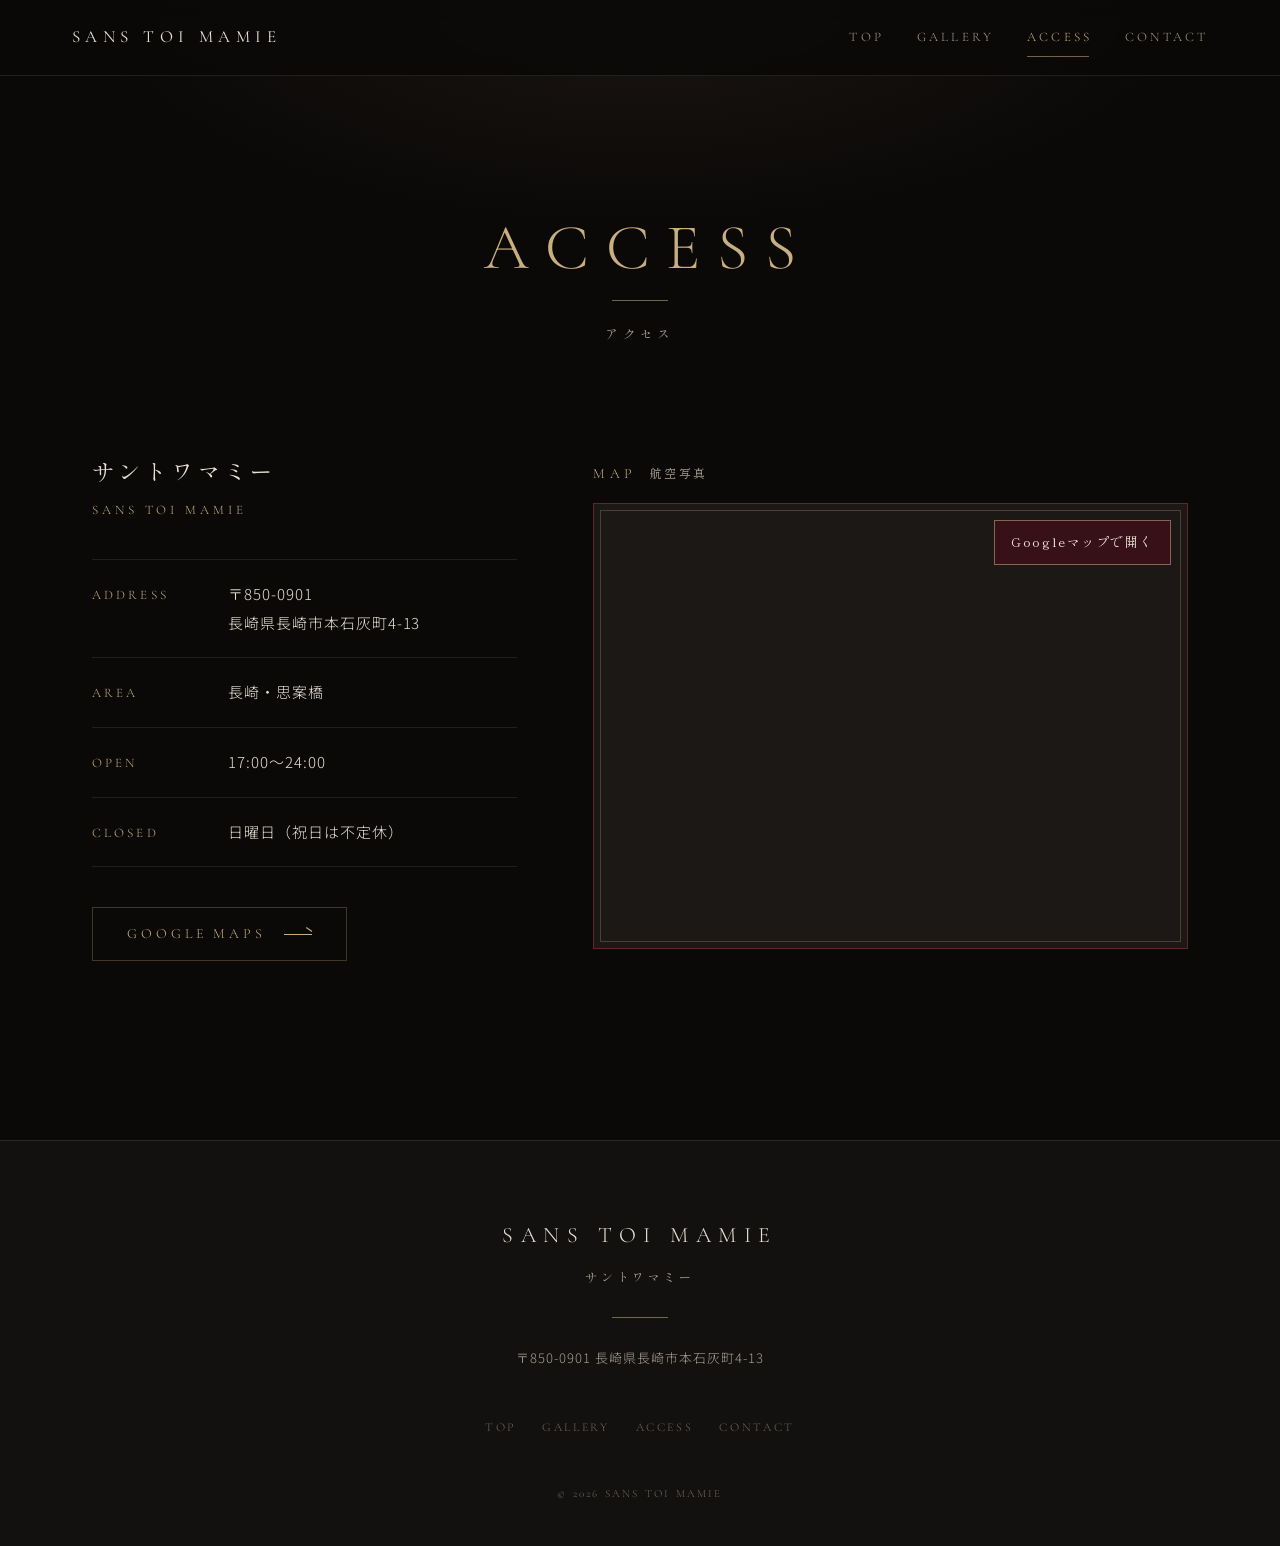
<file: access.html>
<!DOCTYPE html>
<html lang="ja">
<head>
  <meta charset="UTF-8">
  <meta name="viewport" content="width=device-width, initial-scale=1, viewport-fit=cover">
  <title>アクセス・地図｜サントワマミー（長崎市本石灰町・思案橋のスナック）</title>
  <meta name="description" content="長崎市・思案橋のスナック「サントワマミー」へのアクセス。所在地は〒850-0901 長崎県長崎市本石灰町4-13。営業時間17:00〜24:00、定休日は日曜日（祝日は不定休）。Googleマップ（航空写真）で場所をご確認いただけます。">
  <link rel="canonical" href="https://rn-lemon.vercel.app/access.html">
  <meta property="og:type" content="website">
  <meta property="og:site_name" content="サントワマミー（SANS TOI MAMIE）">
  <meta property="og:title" content="アクセス・地図｜サントワマミー">
  <meta property="og:description" content="長崎市・思案橋のスナック「サントワマミー」へのアクセス。所在地は〒850-0901 長崎県長崎市本石灰町4-13。営業時間17:00〜24:00、定休日は日曜日（祝日は不定休）。Googleマップ（航空写真）で場所をご確認いただけます。">
  <meta property="og:url" content="https://rn-lemon.vercel.app/access.html">
  <meta property="og:image" content="https://rn-lemon.vercel.app/images/hero.jpg">
  <meta property="og:image:width" content="1536">
  <meta property="og:image:height" content="1024">
  <meta property="og:image:alt" content="サントワマミーの店内（カウンターとボトル棚）">
  <meta property="og:locale" content="ja_JP">
  <meta name="twitter:card" content="summary_large_image">
  <meta name="theme-color" content="#0a0908">
  <link rel="icon" href="favicon.ico" sizes="any">
  <link rel="icon" href="images/favicon.svg" type="image/svg+xml">
  <link rel="apple-touch-icon" href="apple-touch-icon.png">
  <link rel="manifest" href="site.webmanifest">
  <script>document.documentElement.classList.add('js');</script>
  <link rel="preconnect" href="https://fonts.googleapis.com">
  <link rel="preconnect" href="https://fonts.gstatic.com" crossorigin>
  <link href="https://fonts.googleapis.com/css2?family=Cormorant+Garamond:ital,wght@0,300;0,400;0,500;1,300&family=Noto+Sans+JP:wght@300;400&family=Shippori+Mincho:wght@400;500&display=swap" rel="stylesheet">
  <link rel="stylesheet" href="css/style.css">
</head>
<body>

  <!-- ===== HEADER ===== -->
  <header class="site-header" data-header>
    <div class="site-header__inner">
      <a class="brand" href="index.html">SANS TOI MAMIE</a>
      <nav class="gnav" aria-label="メインメニュー">
        <ul>
          <li><a href="index.html">TOP</a></li>
          <li><a href="gallery.html">GALLERY</a></li>
          <li><a href="access.html" aria-current="page">ACCESS</a></li>
          <li><a href="contact.html">CONTACT</a></li>
        </ul>
      </nav>
      <button class="menu-toggle" type="button" aria-expanded="false" aria-controls="drawer" aria-label="メニューを開く"><span></span><span></span></button>
    </div>
  </header>
  <div class="drawer" id="drawer" aria-hidden="true">
    <nav aria-label="スマートフォンメニュー">
      <ul>
        <li><a href="index.html"><span class="drawer__en">TOP</span><span class="drawer__ja">トップ</span></a></li>
        <li><a href="gallery.html"><span class="drawer__en">GALLERY</span><span class="drawer__ja">ギャラリー</span></a></li>
        <li><a href="access.html" aria-current="page"><span class="drawer__en">ACCESS</span><span class="drawer__ja">アクセス</span></a></li>
        <li><a href="contact.html"><span class="drawer__en">CONTACT</span><span class="drawer__ja">お問い合わせ</span></a></li>
      </ul>
    </nav>
    <p class="drawer__foot">NAGASAKI · SHIANBASHI</p>
  </div>

  <main>
    <section class="page-head">
      <h1><span class="page-head__en">ACCESS</span><span class="gold-line"></span><span class="page-head__ja">アクセス</span></h1>
    </section>

    <div class="access">
      <div class="access__info">
        <p class="access__name" data-site="name">サントワマミー</p>
        <p class="access__name-en" data-site="nameEn">SANS TOI MAMIE</p>
        <!-- 営業時間・定休日・TEL は js/config.js の hours / holiday / tel で変更できます -->
        <dl class="info-list">
          <div class="info-list__row"><dt>ADDRESS</dt><dd>〒<span data-site="zip">850-0901</span><br><span data-site="address">長崎県長崎市本石灰町4-13</span></dd></div>
          <div class="info-list__row"><dt>AREA</dt><dd data-site="area">長崎・思案橋</dd></div>
          <div class="info-list__row" data-site-if="hours"><dt>OPEN</dt><dd data-site="hours">17:00〜24:00</dd></div>
          <div class="info-list__row" data-site-if="holiday"><dt>CLOSED</dt><dd data-site="holiday">日曜日（祝日は不定休）</dd></div>
          <div class="info-list__row" data-site-if="tel"><dt>TEL</dt><dd><a href="#" data-site-href="tel" data-site="tel"></a></dd></div>
        </dl>
        <p class="access__btn"><a class="btn" href="#" data-site-href="map" target="_blank" rel="noopener">GOOGLE MAPS <span class="btn__arrow"></span></a></p>
      </div>
      <div class="access__visual">
        <p class="access__map-cap"><span class="access__map-cap-en">MAP</span><span class="access__map-cap-ja">航空写真</span></p>
        <!-- Googleマップ（航空写真）。タップ・クリックでGoogleマップが開きます -->
        <div class="access__map">
          <iframe src="https://maps.google.com/maps?q=%E9%95%B7%E5%B4%8E%E7%9C%8C%E9%95%B7%E5%B4%8E%E5%B8%82%E6%9C%AC%E7%9F%B3%E7%81%B0%E7%94%BA4-13&amp;t=k&amp;z=18&amp;hl=ja&amp;output=embed" data-site-embed="map" title="サントワマミーの場所（Googleマップ航空写真）" loading="lazy" referrerpolicy="no-referrer-when-downgrade" allowfullscreen></iframe>
          <a class="access__map-link" href="https://www.google.com/maps/search/?api=1&amp;query=%E9%95%B7%E5%B4%8E%E7%9C%8C%E9%95%B7%E5%B4%8E%E5%B8%82%E6%9C%AC%E7%9F%B3%E7%81%B0%E7%94%BA4-13" data-site-href="map" target="_blank" rel="noopener" aria-label="Googleマップで店舗の場所を開く（新しいタブ）">
            <span class="access__map-link-label">Googleマップで開く</span>
          </a>
        </div>
      </div>
    </div>

  </main>

  <!-- ===== FOOTER ===== -->
  <footer class="site-footer">
    <p class="site-footer__brand">SANS TOI MAMIE</p>
    <p class="site-footer__ja">サントワマミー</p>
    <span class="gold-line"></span>
    <p class="site-footer__addr">〒<span data-site="zip">850-0901</span> <span data-site="address">長崎県長崎市本石灰町4-13</span></p>
    <nav class="site-footer__nav" aria-label="フッターメニュー">
      <a href="index.html">TOP</a><a href="gallery.html">GALLERY</a><a href="access.html">ACCESS</a><a href="contact.html">CONTACT</a>
    </nav>
    <p class="site-footer__copy">&copy; <span data-year>2026</span> SANS TOI MAMIE</p>
  </footer>

  <script src="js/config.js"></script>
  <script src="js/main.js"></script>
</body>
</html>
</file>
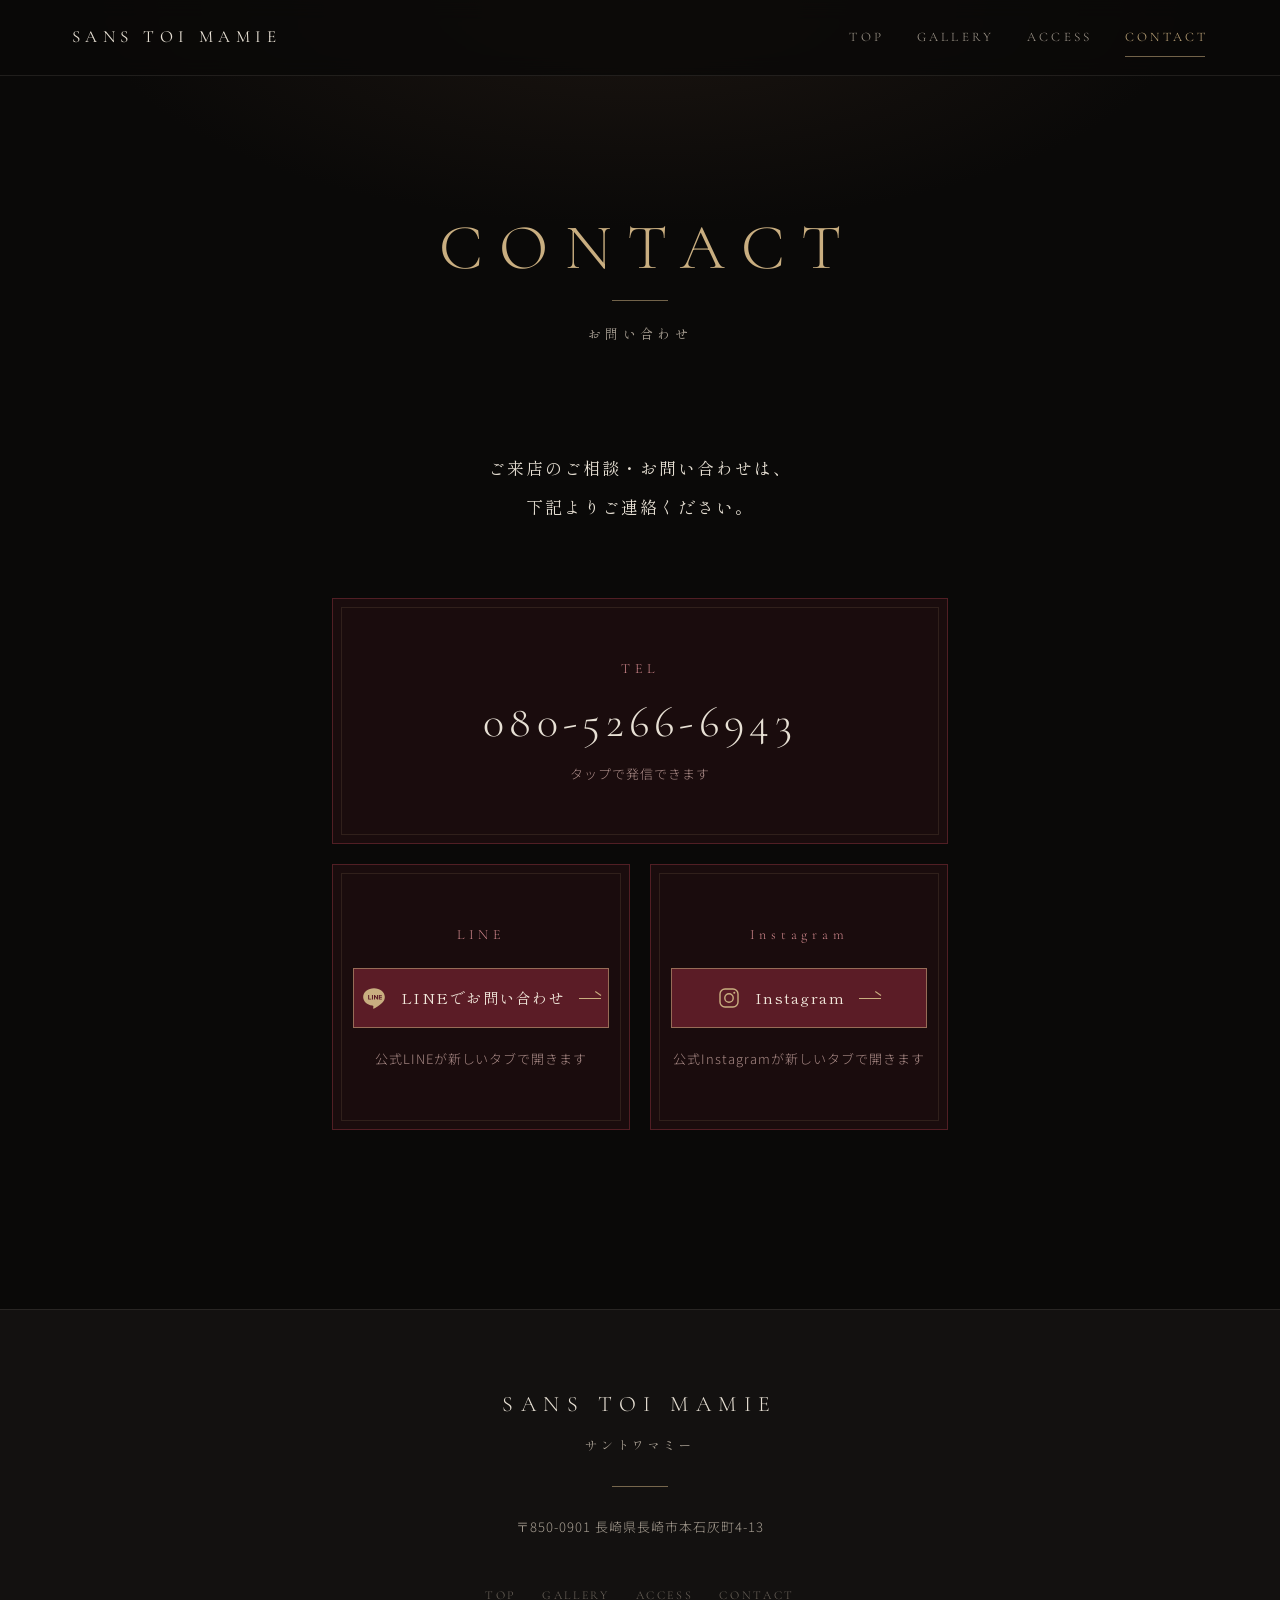
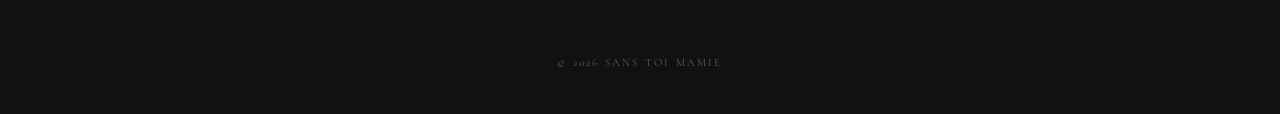
<file: contact.html>
<!DOCTYPE html>
<html lang="ja">
<head>
  <meta charset="UTF-8">
  <meta name="viewport" content="width=device-width, initial-scale=1, viewport-fit=cover">
  <title>お問い合わせ（電話・LINE・Instagram）｜サントワマミー（長崎・思案橋のスナック）</title>
  <meta name="description" content="長崎市・思案橋のスナック「サントワマミー」へのお問い合わせ。お電話（080-5266-6943）、公式LINE、公式Instagramからご連絡いただけます。">
  <link rel="canonical" href="https://rn-lemon.vercel.app/contact.html">
  <meta property="og:type" content="website">
  <meta property="og:site_name" content="サントワマミー（SANS TOI MAMIE）">
  <meta property="og:title" content="お問い合わせ｜サントワマミー">
  <meta property="og:description" content="長崎市・思案橋のスナック「サントワマミー」へのお問い合わせ。お電話（080-5266-6943）、公式LINE、公式Instagramからご連絡いただけます。">
  <meta property="og:url" content="https://rn-lemon.vercel.app/contact.html">
  <meta property="og:image" content="https://rn-lemon.vercel.app/images/hero.jpg">
  <meta property="og:image:width" content="1536">
  <meta property="og:image:height" content="1024">
  <meta property="og:image:alt" content="サントワマミーの店内（カウンターとボトル棚）">
  <meta property="og:locale" content="ja_JP">
  <meta name="twitter:card" content="summary_large_image">
  <meta name="theme-color" content="#0a0908">
  <link rel="icon" href="favicon.ico" sizes="any">
  <link rel="icon" href="images/favicon.svg" type="image/svg+xml">
  <link rel="apple-touch-icon" href="apple-touch-icon.png">
  <link rel="manifest" href="site.webmanifest">
  <script>document.documentElement.classList.add('js');</script>
  <link rel="preconnect" href="https://fonts.googleapis.com">
  <link rel="preconnect" href="https://fonts.gstatic.com" crossorigin>
  <link href="https://fonts.googleapis.com/css2?family=Cormorant+Garamond:ital,wght@0,300;0,400;0,500;1,300&family=Noto+Sans+JP:wght@300;400&family=Shippori+Mincho:wght@400;500&display=swap" rel="stylesheet">
  <link rel="stylesheet" href="css/style.css">
</head>
<body>

  <!-- ===== HEADER ===== -->
  <header class="site-header" data-header>
    <div class="site-header__inner">
      <a class="brand" href="index.html">SANS TOI MAMIE</a>
      <nav class="gnav" aria-label="メインメニュー">
        <ul>
          <li><a href="index.html">TOP</a></li>
          <li><a href="gallery.html">GALLERY</a></li>
          <li><a href="access.html">ACCESS</a></li>
          <li><a href="contact.html" aria-current="page">CONTACT</a></li>
        </ul>
      </nav>
      <button class="menu-toggle" type="button" aria-expanded="false" aria-controls="drawer" aria-label="メニューを開く"><span></span><span></span></button>
    </div>
  </header>
  <div class="drawer" id="drawer" aria-hidden="true">
    <nav aria-label="スマートフォンメニュー">
      <ul>
        <li><a href="index.html"><span class="drawer__en">TOP</span><span class="drawer__ja">トップ</span></a></li>
        <li><a href="gallery.html"><span class="drawer__en">GALLERY</span><span class="drawer__ja">ギャラリー</span></a></li>
        <li><a href="access.html"><span class="drawer__en">ACCESS</span><span class="drawer__ja">アクセス</span></a></li>
        <li><a href="contact.html" aria-current="page"><span class="drawer__en">CONTACT</span><span class="drawer__ja">お問い合わせ</span></a></li>
      </ul>
    </nav>
    <p class="drawer__foot">NAGASAKI · SHIANBASHI</p>
  </div>

  <main>
    <section class="page-head">
      <h1><span class="page-head__en">CONTACT</span><span class="gold-line"></span><span class="page-head__ja">お問い合わせ</span></h1>
    </section>

    <div class="contact">
      <!-- 電話番号・LINE・InstagramのURLは js/config.js の contactTel / line / instagram で変更できます -->
      <p class="lead contact__lead">ご来店のご相談・お問い合わせは、<br>下記よりご連絡ください。</p>
      <div class="contact__list">

        <!-- ① 電話番号 -->
        <a class="contact-card contact-tel" href="tel:080-5266-6943" data-contact-tel>
          <span class="contact-card__label">TEL</span>
          <span class="contact-card__value contact-tel__num" data-contact-tel-text>080-5266-6943</span>
          <span class="contact-card__note">タップで発信できます</span>
        </a>

        <!-- ② LINE ／ ③ Instagram（URL未設定の間はボタンを無効化して表示） -->
        <div class="contact__sns">
          <div class="contact-line">
            <span class="contact-card__label">LINE</span>
            <a class="contact-line__btn contact-line__btn--line" href="https://lin.ee/uEt7tqSk" target="_blank" rel="noopener" data-contact-sns="line" aria-label="LINEでお問い合わせ（公式LINEが新しいタブで開きます）">
              <svg class="contact-line__icon" viewBox="0 0 24 24" aria-hidden="true"><path fill="currentColor" d="M12 3C6.48 3 2 6.58 2 11c0 3.96 3.6 7.27 8.46 7.9.33.07.78.22.89.5.1.26.07.66.03.92l-.14.86c-.04.26-.2 1 .87.55 1.08-.46 5.8-3.42 7.92-5.86C21.5 14.2 22 12.66 22 11c0-4.42-4.48-8-10-8z"/><path fill="#5b1c26" d="M6.6 13.4V9.2h.95v3.4h1.9v.8H6.6zm3.5 0V9.2h.95v4.2h-.95zm1.9 0V9.2h.86l1.86 2.62V9.2h.95v4.2h-.86l-1.86-2.6v2.6H12zm4.4 0V9.2h2.85V10h-1.9v.9h1.9v.8h-1.9v.9h1.9v.8h-2.85z"/></svg><span>LINEでお問い合わせ</span><span class="btn__arrow" aria-hidden="true"></span>
            </a>
            <p class="contact-card__note">公式LINEが新しいタブで開きます</p>
          </div>
          <div class="contact-line contact-insta">
            <span class="contact-card__label">Instagram</span>
            <a class="contact-line__btn contact-line__btn--line contact-line__btn--ig" href="https://www.instagram.com/santowamami2/" target="_blank" rel="noopener" data-contact-sns="instagram" aria-label="Instagram（サントワマミー公式Instagramが新しいタブで開きます）">
              <svg class="contact-line__icon" viewBox="0 0 24 24" aria-hidden="true"><rect x="3" y="3" width="18" height="18" rx="5" fill="none" stroke="currentColor" stroke-width="1.4"/><circle cx="12" cy="12" r="4.2" fill="none" stroke="currentColor" stroke-width="1.4"/><circle cx="17.3" cy="6.7" r="1.05" fill="currentColor"/></svg><span>Instagram</span><span class="btn__arrow" aria-hidden="true"></span>
            </a>
            <p class="contact-card__note">公式Instagramが新しいタブで開きます</p>
          </div>
        </div>

      </div>
    </div>

  </main>

  <!-- ===== FOOTER ===== -->
  <footer class="site-footer">
    <p class="site-footer__brand">SANS TOI MAMIE</p>
    <p class="site-footer__ja">サントワマミー</p>
    <span class="gold-line"></span>
    <p class="site-footer__addr">〒<span data-site="zip">850-0901</span> <span data-site="address">長崎県長崎市本石灰町4-13</span></p>
    <nav class="site-footer__nav" aria-label="フッターメニュー">
      <a href="index.html">TOP</a><a href="gallery.html">GALLERY</a><a href="access.html">ACCESS</a><a href="contact.html">CONTACT</a>
    </nav>
    <p class="site-footer__copy">&copy; <span data-year>2026</span> SANS TOI MAMIE</p>
  </footer>

  <script src="js/config.js"></script>
  <script src="js/main.js"></script>
</body>
</html>
</file>
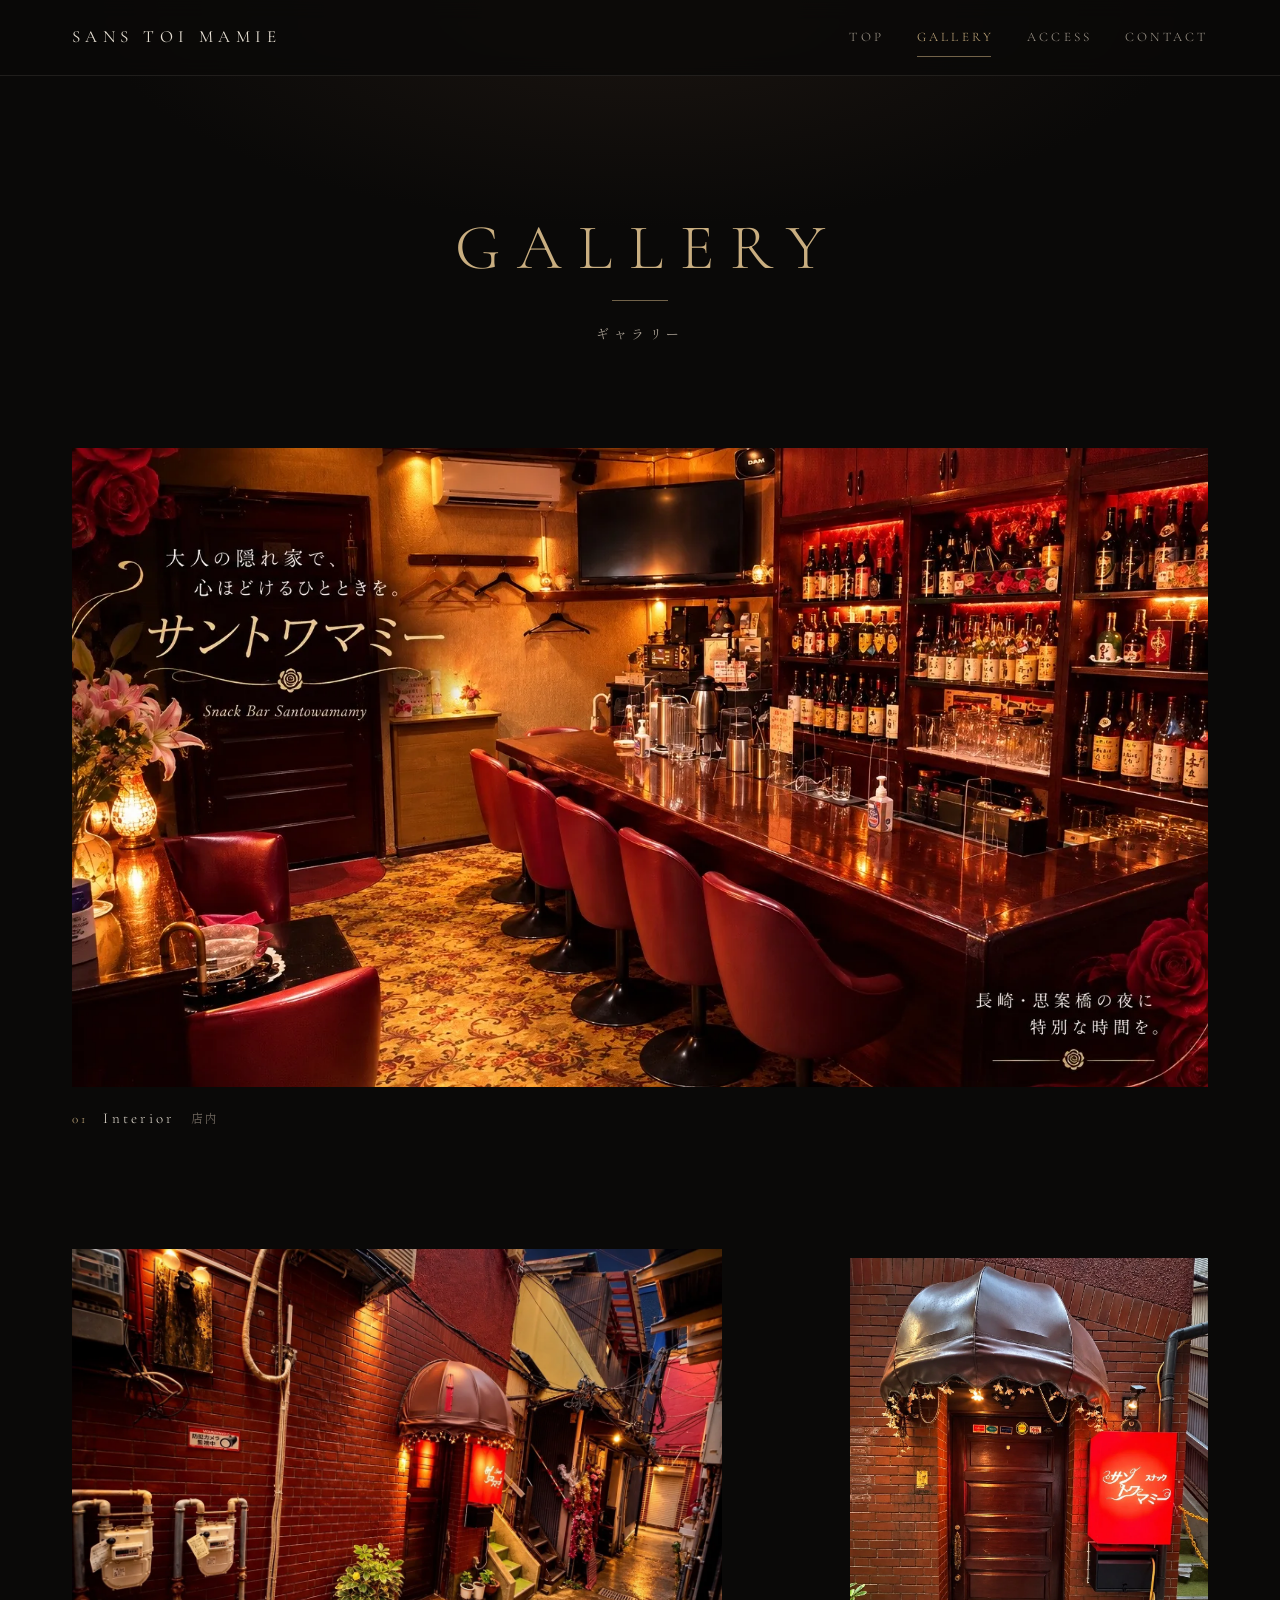
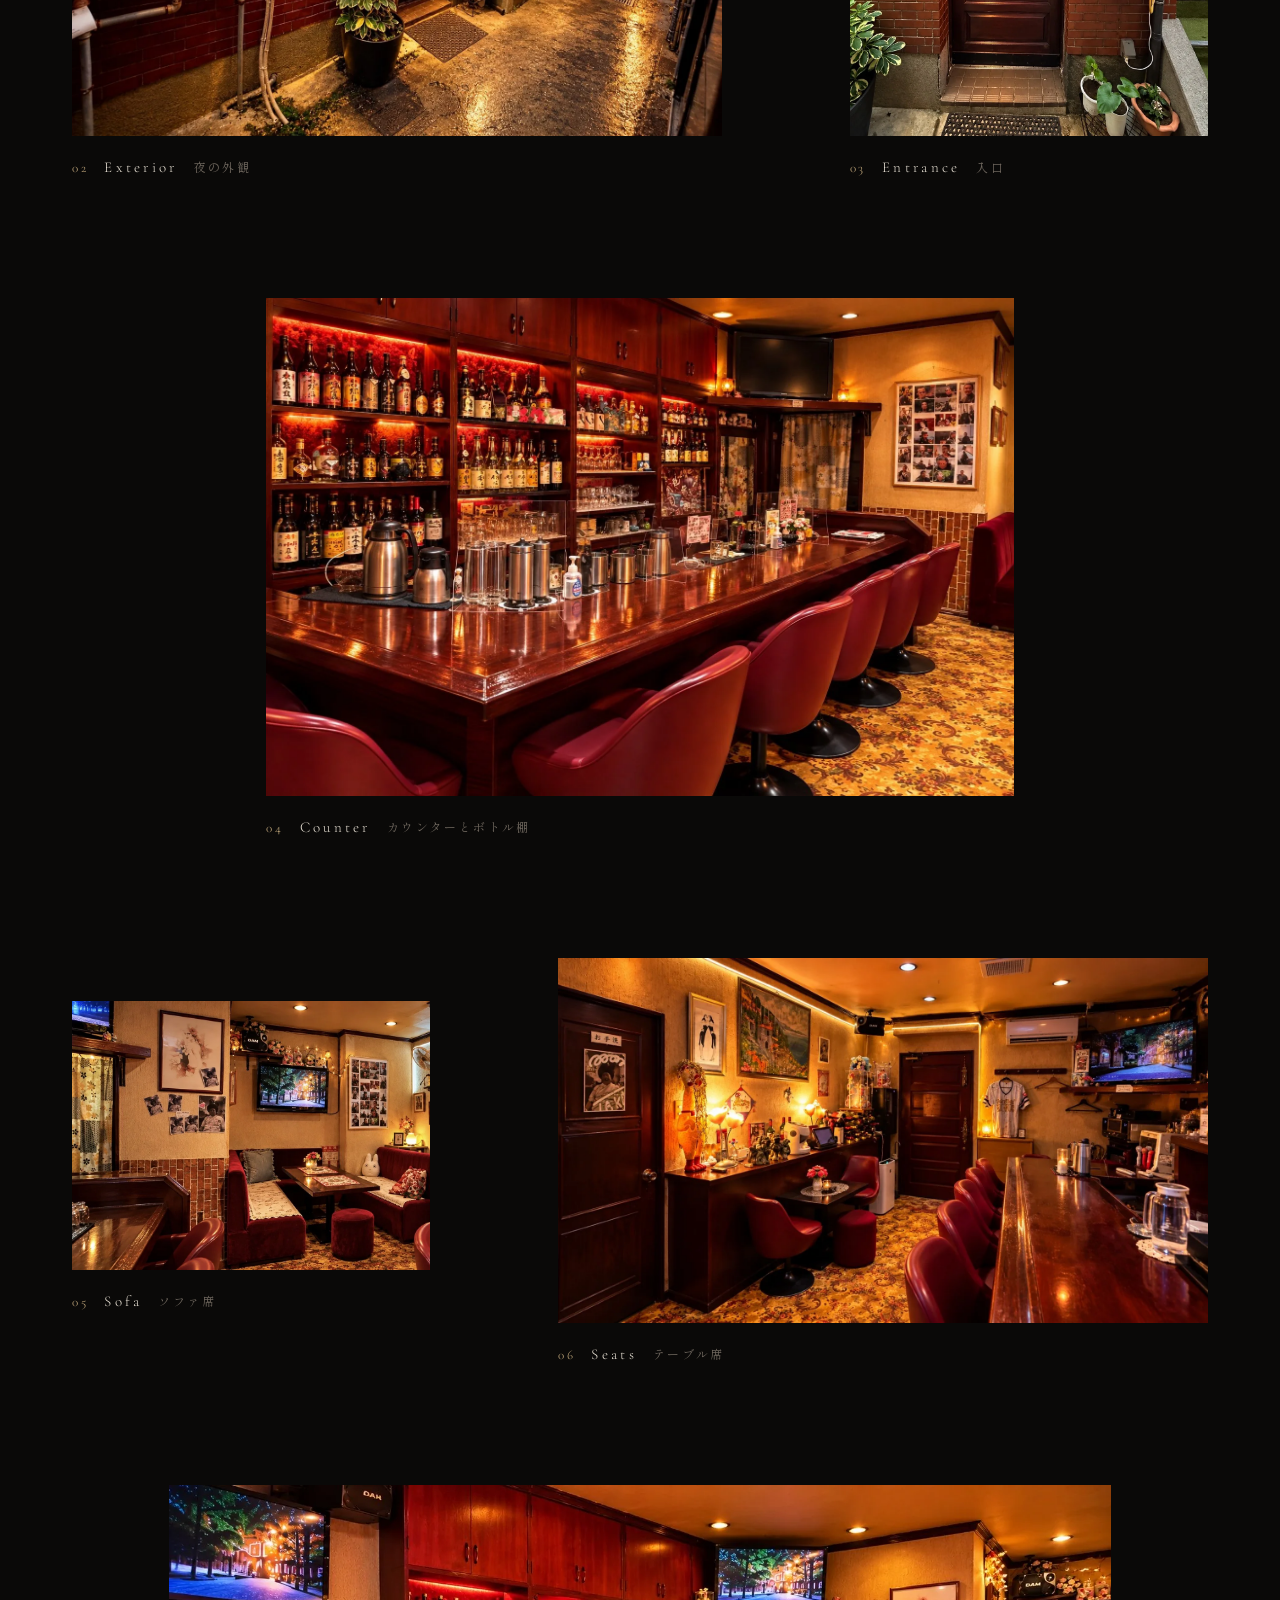
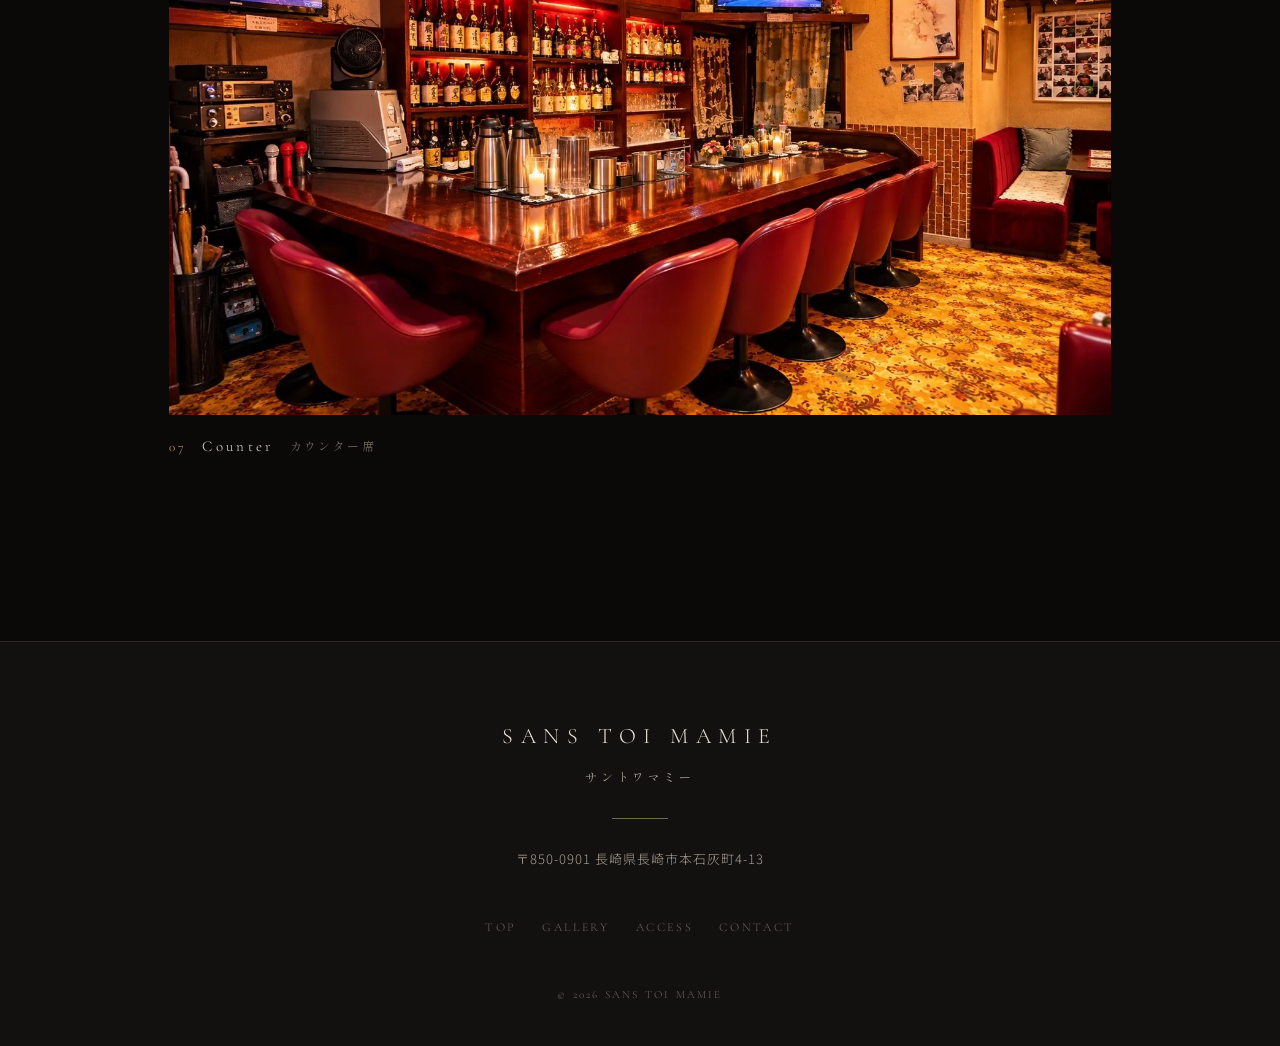
<file: gallery.html>
<!DOCTYPE html>
<html lang="ja">
<head>
  <meta charset="UTF-8">
  <meta name="viewport" content="width=device-width, initial-scale=1, viewport-fit=cover">
  <title>店内・外観の写真｜サントワマミー（長崎・思案橋のスナック）</title>
  <meta name="description" content="長崎市・思案橋のスナック「サントワマミー」の店内・外観の写真ギャラリー。カウンター、ボトル棚、ソファ席、テーブル席、入口や夜の外観の様子をご覧いただけます。">
  <link rel="canonical" href="https://rn-lemon.vercel.app/gallery.html">
  <meta property="og:type" content="website">
  <meta property="og:site_name" content="サントワマミー（SANS TOI MAMIE）">
  <meta property="og:title" content="店内・外観の写真｜サントワマミー">
  <meta property="og:description" content="長崎市・思案橋のスナック「サントワマミー」の店内・外観の写真ギャラリー。カウンター、ボトル棚、ソファ席、テーブル席、入口や夜の外観の様子をご覧いただけます。">
  <meta property="og:url" content="https://rn-lemon.vercel.app/gallery.html">
  <meta property="og:image" content="https://rn-lemon.vercel.app/images/hero.jpg">
  <meta property="og:image:width" content="1536">
  <meta property="og:image:height" content="1024">
  <meta property="og:image:alt" content="サントワマミーの店内（カウンターとボトル棚）">
  <meta property="og:locale" content="ja_JP">
  <meta name="twitter:card" content="summary_large_image">
  <meta name="theme-color" content="#0a0908">
  <link rel="icon" href="favicon.ico" sizes="any">
  <link rel="icon" href="images/favicon.svg" type="image/svg+xml">
  <link rel="apple-touch-icon" href="apple-touch-icon.png">
  <link rel="manifest" href="site.webmanifest">
  <script>document.documentElement.classList.add('js');</script>
  <link rel="preconnect" href="https://fonts.googleapis.com">
  <link rel="preconnect" href="https://fonts.gstatic.com" crossorigin>
  <link href="https://fonts.googleapis.com/css2?family=Cormorant+Garamond:ital,wght@0,300;0,400;0,500;1,300&family=Noto+Sans+JP:wght@300;400&family=Shippori+Mincho:wght@400;500&display=swap" rel="stylesheet">
  <link rel="stylesheet" href="css/style.css">
</head>
<body>

  <!-- ===== HEADER ===== -->
  <header class="site-header" data-header>
    <div class="site-header__inner">
      <a class="brand" href="index.html">SANS TOI MAMIE</a>
      <nav class="gnav" aria-label="メインメニュー">
        <ul>
          <li><a href="index.html">TOP</a></li>
          <li><a href="gallery.html" aria-current="page">GALLERY</a></li>
          <li><a href="access.html">ACCESS</a></li>
          <li><a href="contact.html">CONTACT</a></li>
        </ul>
      </nav>
      <button class="menu-toggle" type="button" aria-expanded="false" aria-controls="drawer" aria-label="メニューを開く"><span></span><span></span></button>
    </div>
  </header>
  <div class="drawer" id="drawer" aria-hidden="true">
    <nav aria-label="スマートフォンメニュー">
      <ul>
        <li><a href="index.html"><span class="drawer__en">TOP</span><span class="drawer__ja">トップ</span></a></li>
        <li><a href="gallery.html" aria-current="page"><span class="drawer__en">GALLERY</span><span class="drawer__ja">ギャラリー</span></a></li>
        <li><a href="access.html"><span class="drawer__en">ACCESS</span><span class="drawer__ja">アクセス</span></a></li>
        <li><a href="contact.html"><span class="drawer__en">CONTACT</span><span class="drawer__ja">お問い合わせ</span></a></li>
      </ul>
    </nav>
    <p class="drawer__foot">NAGASAKI · SHIANBASHI</p>
  </div>

  <main>
    <section class="page-head">
      <h1><span class="page-head__en">GALLERY</span><span class="gold-line"></span><span class="page-head__ja">ギャラリー</span></h1>
    </section>

    <!-- 写真の一覧は js/config.js の GALLERY で管理しています -->
    <ul class="gallery" data-gallery></ul>

    <div class="lightbox" role="dialog" aria-modal="true" aria-label="写真の拡大表示" aria-hidden="true">
      <button class="lightbox__close" type="button" aria-label="閉じる">CLOSE <i aria-hidden="true"></i></button>
      <button class="lightbox__nav lightbox__prev" type="button" aria-label="前の写真">
        <svg viewBox="0 0 22 44" aria-hidden="true"><path d="M20 2 2 22l18 20" fill="none" stroke="currentColor" stroke-width="1"/></svg>
      </button>
      <figure class="lightbox__figure">
        <img class="lightbox__img" alt="">
        <figcaption class="lightbox__cap">
          <span class="lightbox__count"></span><span class="lightbox__cat"></span><span class="lightbox__ja"></span>
        </figcaption>
      </figure>
      <button class="lightbox__nav lightbox__next" type="button" aria-label="次の写真">
        <svg viewBox="0 0 22 44" aria-hidden="true"><path d="m2 2 18 20L2 42" fill="none" stroke="currentColor" stroke-width="1"/></svg>
      </button>
    </div>

  </main>

  <!-- ===== FOOTER ===== -->
  <footer class="site-footer">
    <p class="site-footer__brand">SANS TOI MAMIE</p>
    <p class="site-footer__ja">サントワマミー</p>
    <span class="gold-line"></span>
    <p class="site-footer__addr">〒<span data-site="zip">850-0901</span> <span data-site="address">長崎県長崎市本石灰町4-13</span></p>
    <nav class="site-footer__nav" aria-label="フッターメニュー">
      <a href="index.html">TOP</a><a href="gallery.html">GALLERY</a><a href="access.html">ACCESS</a><a href="contact.html">CONTACT</a>
    </nav>
    <p class="site-footer__copy">&copy; <span data-year>2026</span> SANS TOI MAMIE</p>
  </footer>

  <script src="js/config.js"></script>
  <script src="js/main.js"></script>
  <script src="js/gallery.js"></script>
</body>
</html>
</file>
<file: css/style.css>
/* =========================================================
   SANS TOI MAMIE ／ 共通スタイル（全ページ）
   ---------------------------------------------------------
   色・フォントは :root の変数でまとめて変更できます。
   TOPページ専用の演出は top.css にあります。
   ========================================================= */

:root {
  /* Base */
  --c-black:      #0a0908;
  --c-charcoal:   #131110;
  --c-charcoal-2: #1b1815;
  --c-brown:      #2a1f18;

  /* Accent（使いすぎない） */
  --c-gold:       #c9ae80;
  --c-gold-soft:  rgba(201, 174, 128, .55);
  --c-gold-line:  rgba(201, 174, 128, .28);
  --c-wine:       #5b1c26;

  /* Text */
  --c-text:       #e7e0d4;
  --c-text-sub:   #a79e92;
  --c-text-dim:   #6f675e;
  --c-border:     rgba(231, 224, 212, .10);

  /* Fonts */
  --f-en:     "Cormorant Garamond", "Times New Roman", serif;
  --f-mincho: "Shippori Mincho", "Yu Mincho", "YuMincho", "Hiragino Mincho ProN", "Noto Serif JP", "Noto Serif CJK JP", serif;
  --f-body:   "Noto Sans JP", "Hiragino Sans", "Yu Gothic", "YuGothic", "Noto Sans CJK JP", sans-serif;

  /* Layout */
  --header-h: 76px;
  --gutter:   clamp(20px, 6vw, 72px);
  --maxw:     1240px;
  --ease:     cubic-bezier(.22, .61, .36, 1);
}
@media (max-width: 767px) {
  :root { --header-h: 62px; }
}

/* ---------- Reset / Base ---------- */
*, *::before, *::after { box-sizing: border-box; }
html { -webkit-text-size-adjust: 100%; scroll-behavior: smooth; }
body {
  margin: 0;
  background: var(--c-black);
  color: var(--c-text);
  font-family: var(--f-body);
  font-weight: 300;
  font-size: 15px;
  line-height: 2.05;
  letter-spacing: .06em;
  -webkit-font-smoothing: antialiased;
  -moz-osx-font-smoothing: grayscale;
  overflow-x: hidden;
}
@media (min-width: 768px) { body { font-size: 16px; } }
img { max-width: 100%; height: auto; display: block; }
a { color: inherit; text-decoration: none; }
button { font: inherit; color: inherit; background: none; border: 0; padding: 0; cursor: pointer; }
h1, h2, h3, p, ul, dl, dd, figure { margin: 0; padding: 0; }
ul { list-style: none; }
::selection { background: var(--c-wine); color: var(--c-text); }
:focus-visible { outline: 1px solid var(--c-gold); outline-offset: 4px; }
html.is-locked, html.is-locked body { overflow: hidden; }

.sr-only {
  position: absolute; width: 1px; height: 1px; overflow: hidden;
  clip: rect(0 0 0 0); white-space: nowrap;
}
.container { width: 100%; max-width: var(--maxw); margin: 0 auto; padding: 0 var(--gutter); }

/* 写真の枠：画像が読み込めない場合も暗い面が残る */
.media { position: relative; overflow: hidden; background: var(--c-charcoal-2); }
.media img { width: 100%; height: 100%; object-fit: cover; }
.media img.is-missing { visibility: hidden; }

/* ---------- Typography helpers ---------- */
.en { font-family: var(--f-en); font-weight: 400; letter-spacing: .24em; }
.mincho { font-family: var(--f-mincho); font-weight: 400; }

.sec-title { display: flex; flex-direction: column; gap: 14px; }
.sec-title__en {
  font-family: var(--f-en); font-weight: 300;
  font-size: clamp(30px, 5vw, 46px);
  letter-spacing: .22em; line-height: 1.1;
  color: var(--c-gold);
}
.sec-title__ja {
  font-family: var(--f-mincho); font-size: 13px;
  letter-spacing: .3em; color: var(--c-text-sub);
}
.sec-title--center { align-items: center; text-align: center; }

.gold-line { display: block; width: 56px; height: 1px; background: var(--c-gold-soft); }
.sec-title--center .gold-line { margin: 0 auto; }

/* ---------- Buttons ---------- */
.btn {
  display: inline-flex; align-items: center; justify-content: center; gap: 18px;
  min-height: 54px; padding: 0 34px;
  border: 1px solid var(--c-gold-line);
  color: var(--c-gold);
  font-family: var(--f-en); font-size: 14px; letter-spacing: .28em;
  transition: border-color .5s var(--ease), background-color .5s var(--ease), color .5s var(--ease);
}
.btn__arrow {
  position: relative; width: 28px; height: 1px; background: currentColor;
  transition: width .5s var(--ease);
}
.btn__arrow::after {
  content: ""; position: absolute; right: 0; top: -3px;
  width: 7px; height: 1px; background: currentColor; transform: rotate(35deg); transform-origin: right;
}
.btn:hover { border-color: var(--c-gold-soft); background-color: rgba(201, 174, 128, .06); }
.btn:hover .btn__arrow { width: 40px; }

.text-link {
  display: inline-flex; align-items: center; gap: 12px;
  font-family: var(--f-en); font-size: 14px; letter-spacing: .26em; color: var(--c-gold);
  padding: 8px 0; border-bottom: 1px solid var(--c-gold-line);
  transition: border-color .5s var(--ease);
}
.text-link:hover { border-color: var(--c-gold); }

/* =========================================================
   HEADER
   ========================================================= */
.site-header {
  position: fixed; inset: 0 0 auto 0; z-index: 100;
  height: var(--header-h);
  background: rgba(10, 9, 8, .82);
  -webkit-backdrop-filter: blur(10px); backdrop-filter: blur(10px);
  border-bottom: 1px solid var(--c-border);
  transition: background-color .6s var(--ease), border-color .6s var(--ease);
}
.site-header__inner {
  height: 100%; max-width: 1440px; margin: 0 auto;
  padding: 0 var(--gutter);
  display: flex; align-items: center; justify-content: space-between;
}
.brand {
  font-family: var(--f-en); font-weight: 400;
  font-size: 17px; letter-spacing: .32em; white-space: nowrap;
  color: var(--c-text);
  transition: color .5s var(--ease);
}
.brand:hover { color: var(--c-gold); }
@media (max-width: 767px) { .brand { font-size: 15px; letter-spacing: .26em; } }

.gnav ul { display: flex; gap: clamp(22px, 2.6vw, 40px); }
.gnav a {
  position: relative; display: block; padding: 6px 0;
  font-family: var(--f-en); font-size: 13px; letter-spacing: .24em;
  color: var(--c-text-sub);
  transition: color .5s var(--ease);
}
.gnav a::after {
  content: ""; position: absolute; left: 0; right: .24em; bottom: 0;
  height: 1px; background: var(--c-gold);
  transform: scaleX(0); transform-origin: left;
  transition: transform .6s var(--ease);
}
.gnav a:hover { color: var(--c-gold); }
.gnav a:hover::after { transform: scaleX(1); }
.gnav a[aria-current="page"] { color: var(--c-gold); }
.gnav a[aria-current="page"]::after { transform: scaleX(1); background: var(--c-gold-soft); }

.menu-toggle { display: none; }

@media (max-width: 900px) {
  .gnav { display: none; }
  .menu-toggle {
    display: flex; flex-direction: column; justify-content: center; align-items: flex-end; gap: 7px;
    width: 48px; height: 48px; margin-right: -10px; padding: 0 10px;
  }
  .menu-toggle span {
    display: block; height: 1px; background: var(--c-text);
    transition: transform .5s var(--ease), width .5s var(--ease), background-color .5s;
  }
  .menu-toggle span:nth-child(1) { width: 28px; }
  .menu-toggle span:nth-child(2) { width: 18px; }
  .is-menu-open .menu-toggle span { background: var(--c-gold); }
  .is-menu-open .menu-toggle span:nth-child(1) { width: 26px; transform: translateY(4px) rotate(38deg); }
  .is-menu-open .menu-toggle span:nth-child(2) { width: 26px; transform: translateY(-4px) rotate(-38deg); }
}

/* ---------- Mobile drawer ---------- */
.drawer {
  position: fixed; inset: 0; z-index: 90;
  display: flex; flex-direction: column; justify-content: center;
  padding: calc(var(--header-h) + 20px) var(--gutter) 40px;
  background: var(--c-black);
  opacity: 0; visibility: hidden;
  transition: opacity .6s var(--ease), visibility 0s linear .6s;
}
.drawer::before { /* ごく淡いワインの灯り */
  content: ""; position: absolute; inset: 0; pointer-events: none;
  background: radial-gradient(ellipse 80% 50% at 80% 100%, rgba(91, 28, 38, .22), transparent 70%);
}
.is-menu-open .drawer { opacity: 1; visibility: visible; transition: opacity .6s var(--ease), visibility 0s; }
.drawer nav { position: relative; }
.drawer li { border-bottom: 1px solid var(--c-border); }
.drawer li:first-child { border-top: 1px solid var(--c-border); }
.drawer a {
  display: flex; align-items: baseline; justify-content: space-between;
  padding: 18px 4px; min-height: 60px;
}
.drawer__en { font-family: var(--f-en); font-size: 22px; letter-spacing: .24em; color: var(--c-text); }
.drawer__ja { font-family: var(--f-mincho); font-size: 11px; letter-spacing: .24em; color: var(--c-text-dim); }
.drawer a[aria-current="page"] .drawer__en { color: var(--c-gold); }
.drawer__foot {
  position: relative; margin-top: 44px; text-align: center;
  font-family: var(--f-en); font-size: 12px; letter-spacing: .4em; color: var(--c-text-dim);
}
@media (min-width: 901px) { .drawer { display: none; } }

/* =========================================================
   FOOTER
   ========================================================= */
.site-footer {
  margin-top: clamp(100px, 14vw, 180px);
  padding: 72px var(--gutter) 40px;
  border-top: 1px solid var(--c-border);
  background: var(--c-charcoal);
  text-align: center;
}
.site-footer__brand { font-family: var(--f-en); font-size: 22px; letter-spacing: .34em; }
.site-footer__ja { margin-top: 6px; font-family: var(--f-mincho); font-size: 12px; letter-spacing: .3em; color: var(--c-text-sub); }
.site-footer .gold-line { margin: 28px auto; }
.site-footer__addr { font-size: 13px; line-height: 1.9; color: var(--c-text-sub); }
.site-footer__nav { margin-top: 36px; display: flex; flex-wrap: wrap; justify-content: center; gap: 4px 26px; }
.site-footer__nav a {
  display: inline-block; padding: 8px 0;
  font-family: var(--f-en); font-size: 12px; letter-spacing: .22em; color: var(--c-text-dim);
  transition: color .5s var(--ease);
}
.site-footer__nav a:hover { color: var(--c-gold); }
.site-footer__copy { margin-top: 36px; font-family: var(--f-en); font-size: 11px; letter-spacing: .2em; color: var(--c-text-dim); }

/* =========================================================
   下層ページ共通：ページタイトル
   ========================================================= */
.page-head {
  position: relative;
  padding: calc(var(--header-h) + clamp(72px, 11vw, 140px)) var(--gutter) clamp(56px, 8vw, 100px);
  text-align: center;
}
.page-head::before {
  content: ""; position: absolute; inset: 0; pointer-events: none;
  background: radial-gradient(ellipse 60% 70% at 50% 0%, rgba(42, 31, 24, .55), transparent 72%);
}
.page-head h1 { position: relative; display: flex; flex-direction: column; align-items: center; gap: 20px; font-weight: 400; }
.page-head__en {
  font-family: var(--f-en); font-weight: 300;
  font-size: clamp(38px, 7vw, 64px); letter-spacing: .26em; line-height: 1;
  padding-left: .26em; /* letter-spacing の右余白を相殺して中央に */
  color: var(--c-gold);
}
.page-head__ja { font-family: var(--f-mincho); font-size: 13px; letter-spacing: .34em; color: var(--c-text-sub); }

.lead {
  font-family: var(--f-mincho); font-size: clamp(15px, 1.6vw, 17px);
  line-height: 2.3; letter-spacing: .12em; color: var(--c-text);
}
.prose p + p { margin-top: 1.4em; }
.prose p { color: var(--c-text-sub); }

.page-cta { margin-top: clamp(80px, 12vw, 140px); text-align: center; }
.page-cta__text { margin-bottom: 28px; font-family: var(--f-mincho); font-size: 14px; letter-spacing: .2em; color: var(--c-text-sub); }

/* =========================================================
   ABOUT
   ========================================================= */
.about-hero { max-width: 1440px; margin: 0 auto; padding: 0 var(--gutter); }
.about-hero .media { aspect-ratio: 21 / 9; }
@media (max-width: 767px) { .about-hero { padding: 0; } .about-hero .media { aspect-ratio: 4 / 3; } }

.about-concept {
  max-width: 820px; margin: clamp(80px, 12vw, 150px) auto 0; padding: 0 var(--gutter);
  text-align: center;
}
.about-concept__title {
  margin: 28px 0 40px;
  font-family: var(--f-mincho); font-weight: 400;
  font-size: clamp(21px, 3vw, 30px); letter-spacing: .16em; line-height: 1.9;
}
.about-concept .prose p { line-height: 2.4; }

.about-rows { margin-top: clamp(100px, 14vw, 180px); display: grid; gap: clamp(90px, 12vw, 160px); }
.about-row {
  display: grid; grid-template-columns: repeat(12, 1fr); gap: 0 clamp(20px, 3vw, 40px);
  align-items: center;
}
.about-row .media { grid-column: 1 / 8; aspect-ratio: 4 / 3; }
.about-row__body { grid-column: 9 / 13; }
.about-row--rev .media { grid-column: 6 / 13; grid-row: 1; aspect-ratio: 4 / 5; }
.about-row--rev .about-row__body { grid-column: 1 / 5; grid-row: 1; }
.about-row__num { font-family: var(--f-en); font-size: 13px; letter-spacing: .3em; color: var(--c-gold); }
.about-row__title {
  margin: 18px 0 26px; font-family: var(--f-mincho); font-weight: 400;
  font-size: clamp(19px, 2.2vw, 24px); letter-spacing: .14em; line-height: 1.8;
}
@media (max-width: 767px) {
  .about-row { grid-template-columns: 1fr; gap: 36px; }
  .about-row .media, .about-row--rev .media { grid-column: 1; grid-row: auto; margin: 0 calc(var(--gutter) * -1); }
  .about-row--rev .media { aspect-ratio: 4 / 3; }
  .about-row__body, .about-row--rev .about-row__body { grid-column: 1; grid-row: auto; }
}

/* =========================================================
   MENU
   ========================================================= */
.menu-wrap { max-width: 860px; margin: 0 auto; padding: 0 var(--gutter); }
.menu-board {
  position: relative;
  padding: clamp(40px, 7vw, 84px) clamp(24px, 6vw, 80px);
  background: var(--c-charcoal);
  border: 1px solid var(--c-border);
}
.menu-board::before { /* 内側の細いゴールド枠 */
  content: ""; position: absolute; inset: 10px; border: 1px solid var(--c-gold-line); pointer-events: none;
}
.menu-cat + .menu-cat { margin-top: clamp(56px, 8vw, 84px); }
.menu-cat__head { display: flex; align-items: baseline; gap: 18px; margin-bottom: 26px; }
.menu-cat__en { font-family: var(--f-en); font-weight: 400; font-size: clamp(24px, 3.4vw, 30px); letter-spacing: .24em; color: var(--c-gold); }
.menu-cat__ja { font-family: var(--f-mincho); font-size: 12px; letter-spacing: .26em; color: var(--c-text-sub); }
.menu-cat__rule { flex: 1; height: 1px; background: var(--c-gold-line); align-self: center; }

.menu-item {
  display: flex; align-items: baseline; gap: 14px;
  padding: 16px 0; border-bottom: 1px solid var(--c-border);
}
.menu-item__name { font-family: var(--f-mincho); font-size: 15px; letter-spacing: .1em; }
.menu-item__note { display: block; font-size: 12px; color: var(--c-text-dim); letter-spacing: .08em; line-height: 1.6; }
.menu-item__dots { flex: 1; border-bottom: 1px dotted var(--c-text-dim); transform: translateY(-5px); min-width: 20px; }
.menu-item__price { font-family: var(--f-en); font-size: 18px; letter-spacing: .08em; white-space: nowrap; }
.menu-empty {
  padding: 22px 0; border-top: 1px solid var(--c-border); border-bottom: 1px solid var(--c-border);
  text-align: center; font-family: var(--f-mincho); font-size: 13px; letter-spacing: .24em; color: var(--c-text-dim);
}
.menu-notes { margin-top: 40px; font-size: 12px; line-height: 2; color: var(--c-text-dim); }
.menu-notes li::before { content: "※"; margin-right: .4em; }

/* =========================================================
   GALLERY
   ========================================================= */
.gallery {
  max-width: 1360px; margin: 0 auto; padding: 0 var(--gutter);
  display: grid; grid-template-columns: repeat(12, 1fr);
  gap: clamp(70px, 9vw, 130px) clamp(16px, 2.4vw, 32px);
}
.gallery__item { grid-column: 1 / -1; }
.gallery__btn { position: relative; display: block; width: 100%; cursor: zoom-in; text-align: left; }
.gallery__btn .media { transition: opacity .6s var(--ease); }
.gallery__btn:hover .media { opacity: .82; }
.gallery__cap { display: flex; align-items: baseline; gap: 16px; margin-top: 16px; }
.gallery__num { font-family: var(--f-en); font-size: 13px; letter-spacing: .2em; color: var(--c-gold); }
.gallery__cat { font-family: var(--f-en); font-size: 15px; letter-spacing: .22em; }
.gallery__ja  { font-family: var(--f-mincho); font-size: 12px; letter-spacing: .2em; color: var(--c-text-dim); }

/* 7枚1セットの雑誌的な配置（枚数が変わっても崩れません） */
.gallery__item:nth-child(7n+1) { grid-column: 1 / -1; }
.gallery__item:nth-child(7n+1) .media { aspect-ratio: 16 / 9; }
.gallery__item:nth-child(7n+2) { grid-column: 1 / 8; }
.gallery__item:nth-child(7n+2) .media { aspect-ratio: 4 / 3; }
.gallery__item:nth-child(7n+3) { grid-column: 9 / 13; align-self: end; }
.gallery__item:nth-child(7n+3) .media { aspect-ratio: 3 / 4; }
.gallery__item:nth-child(7n+4) { grid-column: 3 / 11; }
.gallery__item:nth-child(7n+4) .media { aspect-ratio: 3 / 2; }
.gallery__item:nth-child(7n+5) { grid-column: 1 / 5; align-self: start; margin-top: 12%; }
.gallery__item:nth-child(7n+5) .media { aspect-ratio: 3 / 4; }
.gallery__item:nth-child(7n+6) { grid-column: 6 / 13; }
.gallery__item:nth-child(7n+6) .media { aspect-ratio: 4 / 3; }
.gallery__item:nth-child(7n+7) { grid-column: 2 / 12; }
.gallery__item:nth-child(7n+7) .media { aspect-ratio: 21 / 9; }

@media (max-width: 767px) {
  .gallery { gap: 56px 12px; }
  .gallery__item:nth-child(n) { grid-column: 1 / -1; margin-top: 0; }
  .gallery__item:nth-child(n) .media { aspect-ratio: 4 / 3; }
  .gallery__item:nth-child(7n+1) { margin: 0 calc(var(--gutter) * -1); }
  .gallery__item:nth-child(7n+1) .gallery__cap { padding: 0 var(--gutter); }
  .gallery__item:nth-child(7n+3), .gallery__item:nth-child(7n+5) { grid-column: 2 / -1; }
  .gallery__item:nth-child(7n+3) .media, .gallery__item:nth-child(7n+5) .media { aspect-ratio: 4 / 5; }
  .gallery__btn:hover .media { opacity: 1; }
}

/* ---------- Lightbox ---------- */
.lightbox {
  position: fixed; inset: 0; z-index: 200;
  display: flex; align-items: center; justify-content: center;
  background: rgba(6, 5, 5, .985);
  opacity: 0; visibility: hidden;
  transition: opacity .45s var(--ease), visibility 0s linear .45s;
  touch-action: pan-y;
}
.lightbox.is-open { opacity: 1; visibility: visible; transition: opacity .45s var(--ease), visibility 0s; }
.lightbox__figure { margin: 0; max-width: min(92vw, 1400px); display: flex; flex-direction: column; align-items: center; }
.lightbox__img {
  max-width: 100%; max-height: calc(100vh - 170px); max-height: calc(100svh - 170px);
  width: auto; height: auto; object-fit: contain;
  transition: opacity .35s var(--ease);
}
.lightbox__img.is-changing { opacity: 0; }
.lightbox__cap { margin-top: 18px; display: flex; gap: 18px; align-items: baseline; }
.lightbox__cat { font-family: var(--f-en); font-size: 15px; letter-spacing: .24em; color: var(--c-text); }
.lightbox__ja { font-family: var(--f-mincho); font-size: 12px; letter-spacing: .2em; color: var(--c-text-sub); }
.lightbox__count { font-family: var(--f-en); font-size: 13px; letter-spacing: .2em; color: var(--c-gold); }

.lightbox__close {
  position: absolute; top: 16px; right: 16px;
  display: flex; align-items: center; gap: 12px; min-height: 48px; padding: 0 12px;
  font-family: var(--f-en); font-size: 13px; letter-spacing: .26em; color: var(--c-text-sub);
  transition: color .4s var(--ease);
}
.lightbox__close i { position: relative; width: 20px; height: 20px; }
.lightbox__close i::before, .lightbox__close i::after {
  content: ""; position: absolute; left: 0; top: 50%; width: 100%; height: 1px; background: currentColor;
}
.lightbox__close i::before { transform: rotate(45deg); }
.lightbox__close i::after  { transform: rotate(-45deg); }
.lightbox__nav {
  position: absolute; top: 50%; transform: translateY(-50%);
  width: 64px; height: 96px; display: flex; align-items: center; justify-content: center;
  color: var(--c-text-sub); transition: color .4s var(--ease);
}
.lightbox__nav svg { width: 22px; height: 44px; }
.lightbox__prev { left: 8px; }
.lightbox__next { right: 8px; }
.lightbox__close:hover, .lightbox__nav:hover { color: var(--c-gold); }
@media (max-width: 767px) {
  .lightbox__figure { max-width: 100vw; }
  .lightbox__img { max-height: calc(100svh - 200px); }
  .lightbox__nav { top: auto; bottom: 18px; transform: none; width: 60px; height: 60px; }
  .lightbox__nav svg { width: 14px; height: 28px; }
  .lightbox__prev { left: calc(50% - 90px); }
  .lightbox__next { right: calc(50% - 90px); }
}

/* =========================================================
   ACCESS
   ========================================================= */
.access {
  max-width: var(--maxw); margin: 0 auto; padding: 0 var(--gutter);
  display: grid; grid-template-columns: 5fr 7fr; gap: clamp(40px, 6vw, 90px); align-items: start;
}
.access__name { font-family: var(--f-mincho); font-size: 22px; letter-spacing: .2em; }
.access__name-en { margin-top: 4px; font-family: var(--f-en); font-size: 13px; letter-spacing: .3em; color: var(--c-gold); }
.info-list { margin-top: 36px; border-top: 1px solid var(--c-border); }
.info-list__row { display: grid; grid-template-columns: 7.5em 1fr; gap: 16px; padding: 20px 0; border-bottom: 1px solid var(--c-border); }
.info-list dt { font-family: var(--f-en); font-size: 13px; letter-spacing: .24em; color: var(--c-gold); padding-top: 2px; }
.info-list dd { font-size: 15px; line-height: 1.9; }
.info-list dd a { border-bottom: 1px solid var(--c-gold-line); }
.access__btn { margin-top: 40px; }
.access__visual .media { aspect-ratio: 4 / 3; }
.access__map {
  margin-top: clamp(16px, 2vw, 24px); aspect-ratio: 16 / 10; border: 1px solid var(--c-border);
  background: var(--c-charcoal-2);
}
.access__map iframe {
  display: block; width: 100%; height: 100%; border: 0;
  filter: grayscale(1) invert(.92) contrast(.88) brightness(.95); /* 夜の雰囲気に合わせた暗い地図 */
}
@media (max-width: 900px) {
  .access { grid-template-columns: 1fr; }
  .access__btn .btn { width: 100%; }
}

/* =========================================================
   CONTACT
   ========================================================= */
.contact { max-width: 760px; margin: 0 auto; padding: 0 var(--gutter); text-align: center; }
.contact__lead { margin-bottom: clamp(48px, 7vw, 72px); }
.contact__list { display: grid; gap: 20px; }
.contact-card {
  position: relative; display: flex; flex-direction: column; align-items: center; gap: 10px;
  padding: clamp(36px, 6vw, 56px) 24px;
  background: var(--c-charcoal); border: 1px solid var(--c-border);
  transition: border-color .5s var(--ease), background-color .5s var(--ease);
}
.contact-card:hover { border-color: var(--c-gold-line); background: var(--c-charcoal-2); }
.contact-card__label { font-family: var(--f-en); font-size: 14px; letter-spacing: .34em; color: var(--c-gold); }
.contact-card__value { font-family: var(--f-en); font-size: clamp(28px, 5vw, 40px); letter-spacing: .12em; line-height: 1.3; }
.contact-card__note { font-size: 12px; color: var(--c-text-dim); }
.contact__empty {
  padding: clamp(40px, 7vw, 64px) 24px;
  border-top: 1px solid var(--c-border); border-bottom: 1px solid var(--c-border);
}
.contact__empty p { font-family: var(--f-mincho); letter-spacing: .14em; color: var(--c-text-sub); line-height: 2.2; }
.contact__empty .btn { margin-top: 36px; }
@media (max-width: 480px) {
  .contact__empty p, .page-cta__text { font-size: 13px; letter-spacing: .06em; }
}

/* ---------- CONTACT：電話番号・LINEボタン ---------- */
.contact-tel__num { font-size: clamp(30px, 6vw, 44px); white-space: nowrap; }
.contact-line {
  display: flex; flex-direction: column; align-items: center; gap: 18px;
  padding: clamp(36px, 6vw, 56px) 24px;
  background: var(--c-charcoal); border: 1px solid var(--c-border);
}
.contact-line__btn {
  display: inline-flex; align-items: center; justify-content: center; gap: 18px;
  width: min(100%, 360px); min-height: 60px; padding: 0 28px;
  border: 1px solid var(--c-gold-soft);
  background: rgba(91, 28, 38, .38); /* 深いワインレッド */
  color: var(--c-text);
  font-family: var(--f-mincho); font-size: 16px; letter-spacing: .16em;
  transition: background-color .5s var(--ease), border-color .5s var(--ease), color .5s var(--ease);
}
.contact-line__btn .btn__arrow { color: var(--c-gold); }
.contact-line__btn:hover { background: rgba(91, 28, 38, .6); border-color: var(--c-gold); color: var(--c-gold); }
.contact-line__btn:hover .btn__arrow { width: 40px; }
.contact-line__btn.is-disabled {
  opacity: .42; cursor: not-allowed; pointer-events: none;
  background: transparent; border-color: var(--c-gold-line);
}
@media (max-width: 480px) {
  .contact-line__btn { font-size: 15px; letter-spacing: .1em; }
}

/* ---------- CONTACT：赤・ワインレッド系の配色（2026-10 更新） ---------- */
.contact-tel,
.contact-line {
  background: rgba(91, 28, 38, .20);
  border-color: rgba(150, 52, 64, .45);
}
.contact-tel::before,
.contact-line::before { /* 内側の細いライン */
  content: ""; position: absolute; inset: 8px; pointer-events: none;
  border: 1px solid rgba(201, 174, 128, .12);
}
.contact-line { position: relative; }
.contact-tel:hover { background: rgba(91, 28, 38, .34); border-color: rgba(176, 64, 78, .7); }
.contact-tel .contact-card__label,
.contact-line .contact-card__label { color: #d48a8f; } /* 落ち着いたローズレッド */
.contact-tel__num { color: var(--c-text); }
.contact-tel .contact-card__note,
.contact-line .contact-card__note { color: #a98a86; font-size: 13px; }
.contact-line__btn {
  background: #5b1c26; border-color: rgba(201, 174, 128, .55); color: #f1e6da;
}
.contact-line__btn:hover { background: #722431; border-color: var(--c-gold); color: #fff6ec; }
.contact-line__btn.is-disabled { opacity: .5; background: rgba(91, 28, 38, .45); border-color: rgba(201, 174, 128, .25); }
@media (max-width: 480px) {
  .contact-tel .contact-card__note, .contact-line .contact-card__note { letter-spacing: .02em; }
}


/* ---------- CONTACT：LINE と Instagram を横並び（スマホは縦並び） ---------- */
.contact__sns { display: grid; grid-template-columns: repeat(2, minmax(0, 1fr)); gap: 20px; }
.contact__sns .contact-line { padding-left: 20px; padding-right: 20px; }
.contact__sns .contact-line__btn { width: 100%; padding: 0 20px; gap: 14px; font-size: 15px; letter-spacing: .1em; }
@media (max-width: 640px) {
  .contact__sns { grid-template-columns: 1fr; }
}


/* ---------- GALLERY：実際の写真に合わせた枠の比率（2026-10） ---------- */
/* 5枚目は横長写真のため、縦長枠 → 横長枠に（位置・幅はそのまま） */
.gallery__item:nth-child(7n+5) .media { aspect-ratio: 4 / 3; }
/* 7枚目：21:9 だと上下が切れすぎるため 16:9 に（位置・幅はそのまま） */
.gallery__item:nth-child(7n+7) .media { aspect-ratio: 16 / 9; }
@media (max-width: 767px) {
  .gallery__item:nth-child(7n+7) .media { aspect-ratio: 4 / 3; }
  .gallery__item:nth-child(7n+5) .media { aspect-ratio: 4 / 3; }
  .gallery__item:nth-child(7n+3) .media { aspect-ratio: 3 / 4; } /* 縦長の入口写真はそのままの比率で */
}

/* 1枚目（文字入りの写真）：スマホでは左右の文字が切れないよう写真の比率どおりに表示 */
@media (max-width: 767px) {
  .gallery__item:nth-child(1) .media { aspect-ratio: 3 / 2; }
}


/* ---------- ACCESS：写真なし（地図のみ）のレイアウト（2026-10） ---------- */
.access__visual .access__map:first-child { margin-top: 0; }
.access { align-items: center; }
.access__map { aspect-ratio: 4 / 3; }
@media (max-width: 900px) {
  .access { align-items: start; }
  .access__map { aspect-ratio: 4 / 3; }
}


/* ---------- ACCESS：Googleマップ（航空写真）（2026-10） ---------- */
.access__map-cap { display: flex; align-items: baseline; gap: 14px; margin-bottom: 14px; }
.access__map-cap-en { font-family: var(--f-en); font-size: 14px; letter-spacing: .3em; color: var(--c-gold); }
.access__map-cap-ja { font-family: var(--f-mincho); font-size: 12px; letter-spacing: .2em; color: var(--c-text-sub); }
.access__visual .access__map {
  position: relative; margin-top: 0; width: 100%; max-width: 100%; aspect-ratio: 4 / 3;
  border: 1px solid rgba(150, 52, 64, .55); background: var(--c-charcoal-2); overflow: hidden;
}
.access__visual .access__map::after { /* 内側の細いゴールドライン */
  content: ""; position: absolute; inset: 6px; pointer-events: none; z-index: 2;
  border: 1px solid rgba(201, 174, 128, .28);
}
.access__map iframe { filter: none; position: absolute; inset: 0; width: 100%; height: 100%; }
.access__map-link { /* 地図全体をタップするとGoogleマップへ */
  position: absolute; inset: 0; z-index: 1;
  display: flex; align-items: flex-start; justify-content: flex-end; padding: 16px; /* 右上：Googleの表記や操作ボタンと重ならない位置 */
}
.access__map-link-label {
  font-family: var(--f-mincho); font-size: 13px; letter-spacing: .12em; color: #f1e6da;
  padding: 8px 16px; background: rgba(60, 16, 24, .88); border: 1px solid var(--c-gold-soft);
  transition: background-color .4s var(--ease), border-color .4s var(--ease);
}
.access__map-link:hover .access__map-link-label { background: rgba(114, 36, 49, .95); border-color: var(--c-gold); }
.access__map-link:focus-visible { outline: 1px solid var(--c-gold); outline-offset: -8px; }
@media (max-width: 900px) {
  .access__visual { margin-top: 8px; }
}
@media (max-width: 767px) {
  .access__visual .access__map { aspect-ratio: 1 / 1; }
  .access__map-link { padding: 12px; }
  .access__map-link-label { font-size: 13px; padding: 8px 14px; }
}


/* ---------- GALLERY：写真構成の見直しに合わせた比率（2026-10-06） ---------- */
/* 6枚目・7枚目は横長（16:9）の写真なので、写真どおりの比率で表示 */
.gallery__item:nth-child(7n+6) .media { aspect-ratio: 16 / 9; }
.gallery__item:nth-child(7n+6) { align-self: center; }
@media (max-width: 767px) {
  .gallery__item:nth-child(7n+6) .media,
  .gallery__item:nth-child(7n+7) .media { aspect-ratio: 16 / 9; }
}


/* ---------- CONTACT：LINEボタン（アイコン付き／2026-10） ---------- */
.contact-line__btn--line { gap: 12px; min-height: 60px; }
.contact-line__icon { flex: none; width: 26px; height: 26px; color: var(--c-gold); transition: color .4s var(--ease); }
.contact-line__btn--line:hover .contact-line__icon { color: #f3dcae; }
@media (max-width: 640px) {
  .contact-line__btn--line { min-height: 60px; font-size: 15px; }
}
.contact-line__btn--line { padding: 0 14px; gap: 10px; letter-spacing: .04em; white-space: nowrap; }
.contact-line__btn--line .btn__arrow { width: 22px; flex: none; }
.contact-line__btn--line:hover .btn__arrow { width: 30px; }
@media (max-width: 360px) {
  .contact-line__btn--line { font-size: 14px; letter-spacing: 0; gap: 8px; }
  .contact-line__icon { width: 22px; height: 22px; }
}

/* ---------- CONTACT：Instagramボタン（LINEボタンとそろえる／2026-10） ---------- */
.contact-line__btn--ig .contact-line__icon { width: 24px; height: 24px; }
</file>
